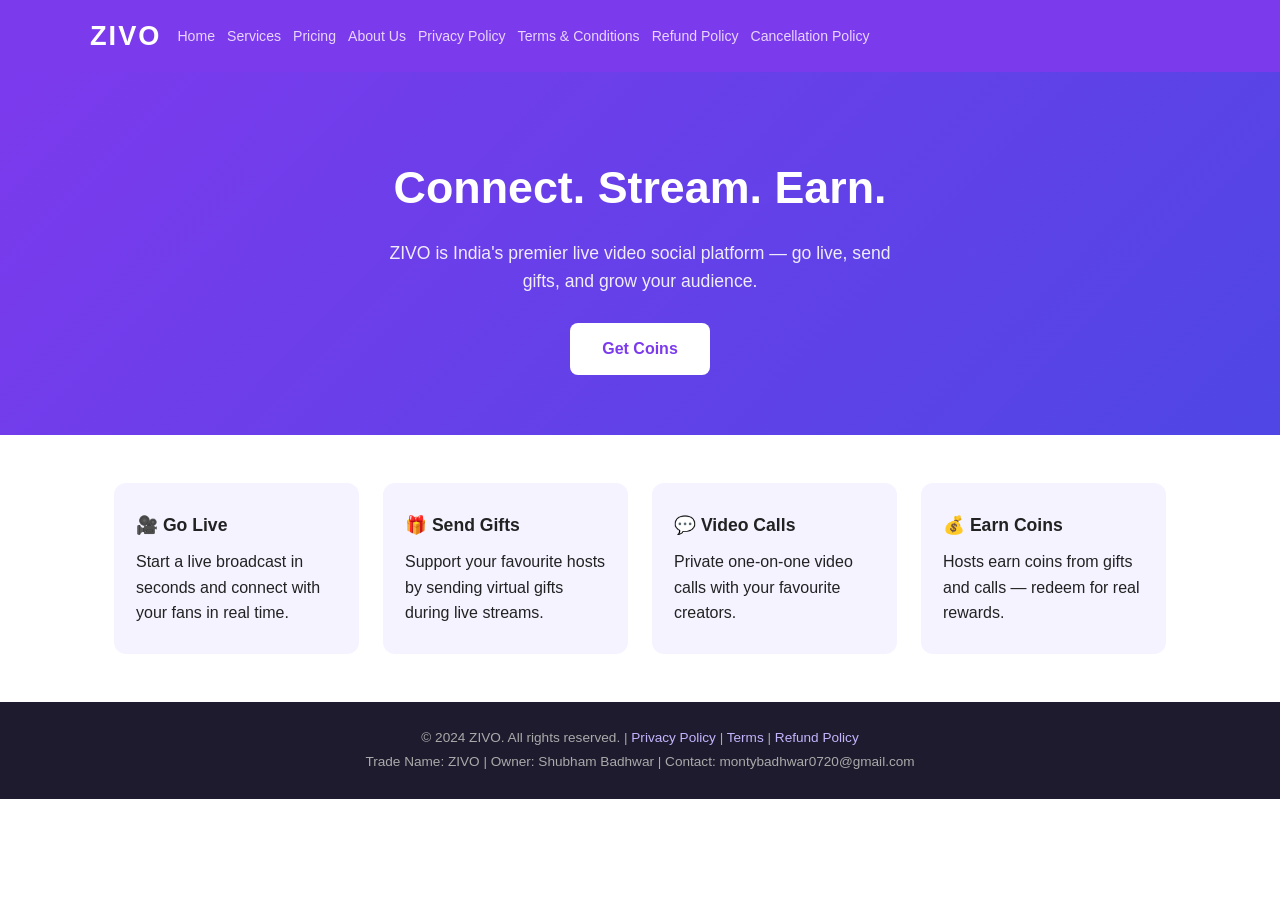
<file: index.html>
<!DOCTYPE html>
<html lang="en">
<head>
<meta charset="UTF-8">
<meta name="viewport" content="width=device-width, initial-scale=1.0">
<title>ZIVO – Live Video & Social App</title>
<link rel="stylesheet" href="style.css">
</head>
<body>
<header>
  <nav>
    <div class="logo">ZIVO</div>
    <ul>
      <li><a href="index.html">Home</a></li>
      <li><a href="services.html">Services</a></li>
      <li><a href="pricing.html">Pricing</a></li>
      <li><a href="about.html">About Us</a></li>
      <li><a href="privacy.html">Privacy Policy</a></li>
      <li><a href="terms.html">Terms &amp; Conditions</a></li>
      <li><a href="refund.html">Refund Policy</a></li>
      <li><a href="cancellation.html">Cancellation Policy</a></li>
    </ul>
  </nav>
</header>

<main>
  <section class="hero">
    <h1>Connect. Stream. Earn.</h1>
    <p>ZIVO is India's premier live video social platform — go live, send gifts, and grow your audience.</p>
    <a href="pricing.html" class="btn">Get Coins</a>
  </section>

  <section class="features">
    <div class="card">
      <h3>🎥 Go Live</h3>
      <p>Start a live broadcast in seconds and connect with your fans in real time.</p>
    </div>
    <div class="card">
      <h3>🎁 Send Gifts</h3>
      <p>Support your favourite hosts by sending virtual gifts during live streams.</p>
    </div>
    <div class="card">
      <h3>💬 Video Calls</h3>
      <p>Private one-on-one video calls with your favourite creators.</p>
    </div>
    <div class="card">
      <h3>💰 Earn Coins</h3>
      <p>Hosts earn coins from gifts and calls — redeem for real rewards.</p>
    </div>
  </section>
</main>

<footer>
  <p>&copy; 2024 ZIVO. All rights reserved. | <a href="privacy.html">Privacy Policy</a> | <a href="terms.html">Terms</a> | <a href="refund.html">Refund Policy</a></p>
  <p>Trade Name: ZIVO | Owner: Shubham Badhwar | Contact: montybadhwar0720@gmail.com</p>
</footer>
</body>
</html>
</file>
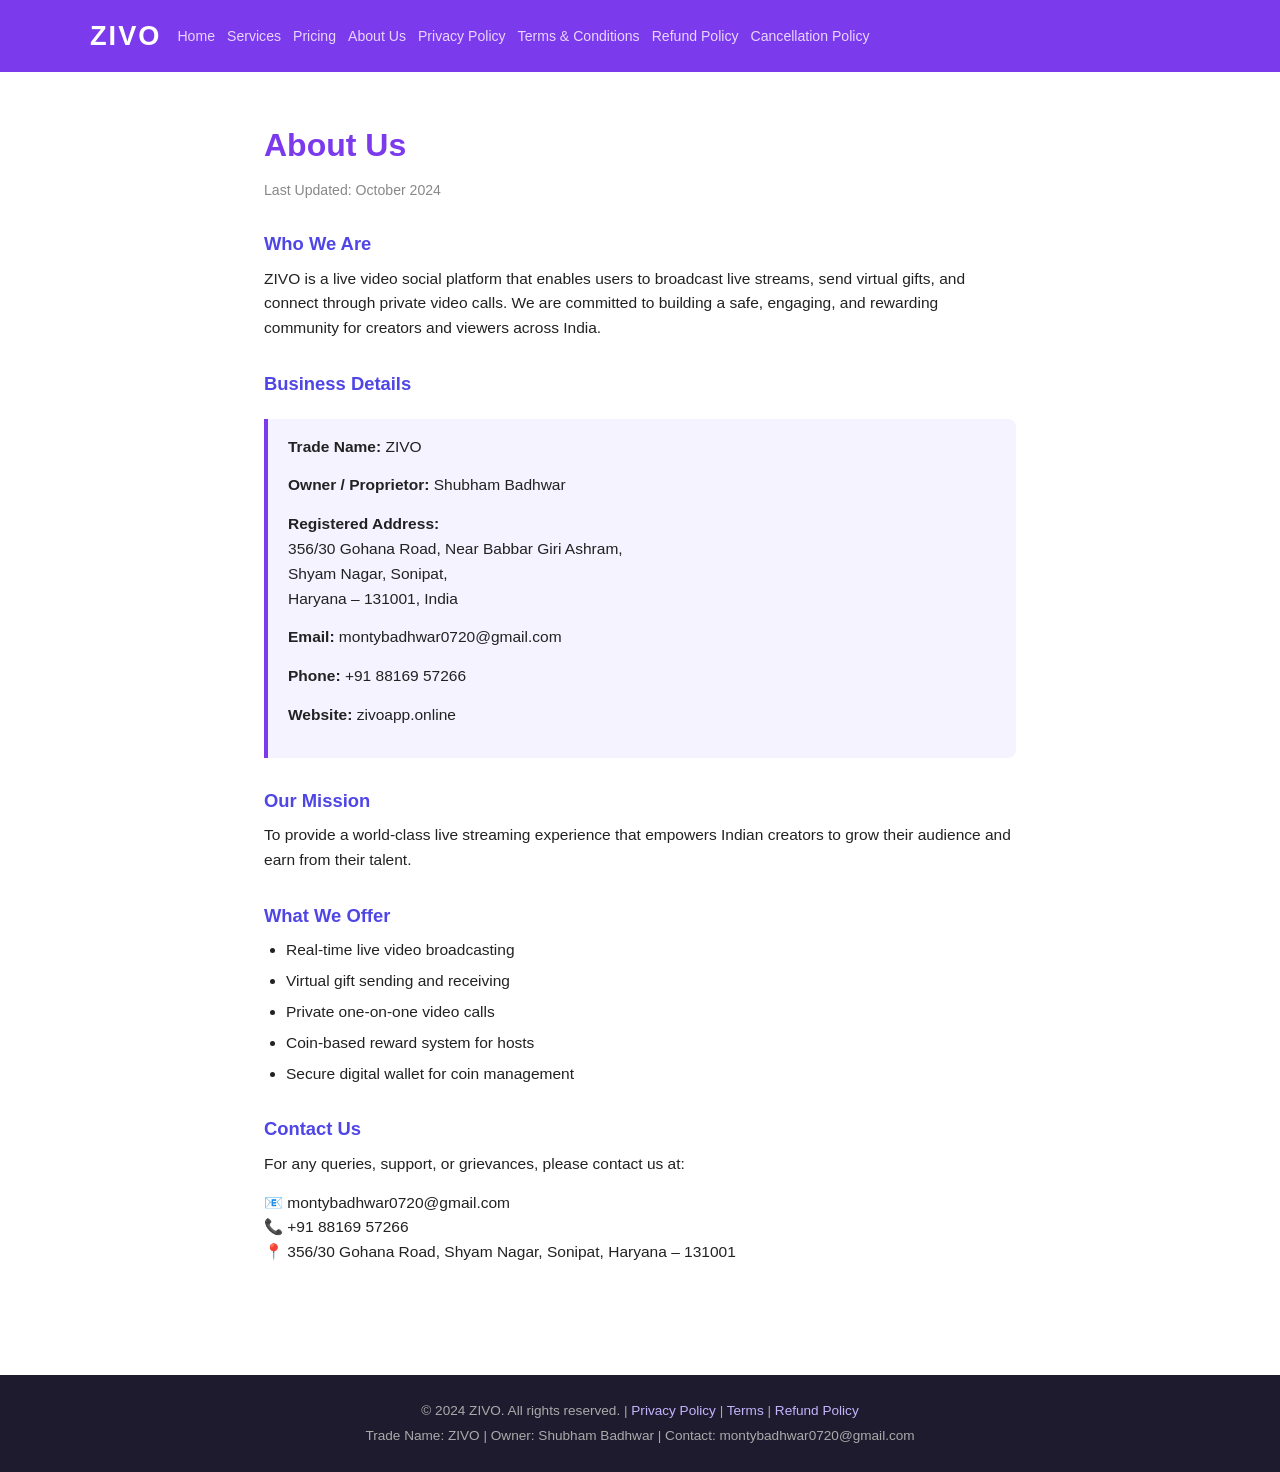
<file: about.html>
<!DOCTYPE html>
<html lang="en">
<head>
<meta charset="UTF-8">
<meta name="viewport" content="width=device-width, initial-scale=1.0">
<title>About Us – ZIVO</title>
<link rel="stylesheet" href="style.css">
</head>
<body>
<header>
  <nav>
    <div class="logo">ZIVO</div>
    <ul>
      <li><a href="index.html">Home</a></li>
      <li><a href="services.html">Services</a></li>
      <li><a href="pricing.html">Pricing</a></li>
      <li><a href="about.html">About Us</a></li>
      <li><a href="privacy.html">Privacy Policy</a></li>
      <li><a href="terms.html">Terms &amp; Conditions</a></li>
      <li><a href="refund.html">Refund Policy</a></li>
      <li><a href="cancellation.html">Cancellation Policy</a></li>
    </ul>
  </nav>
</header>

<div class="page">
  <h1>About Us</h1>
  <p class="updated">Last Updated: October 2024</p>

  <h2>Who We Are</h2>
  <p>ZIVO is a live video social platform that enables users to broadcast live streams, send virtual gifts, and connect through private video calls. We are committed to building a safe, engaging, and rewarding community for creators and viewers across India.</p>

  <h2>Business Details</h2>
  <div class="highlight-box">
    <p><strong>Trade Name:</strong> ZIVO</p>
    <p><strong>Owner / Proprietor:</strong> Shubham Badhwar</p>
    <p><strong>Registered Address:</strong><br>
    356/30 Gohana Road, Near Babbar Giri Ashram,<br>
    Shyam Nagar, Sonipat,<br>
    Haryana – 131001, India</p>
    <p><strong>Email:</strong> montybadhwar0720@gmail.com</p>
    <p><strong>Phone:</strong> +91 88169 57266</p>
    <p><strong>Website:</strong> zivoapp.online</p>
  </div>

  <h2>Our Mission</h2>
  <p>To provide a world-class live streaming experience that empowers Indian creators to grow their audience and earn from their talent.</p>

  <h2>What We Offer</h2>
  <ul>
    <li>Real-time live video broadcasting</li>
    <li>Virtual gift sending and receiving</li>
    <li>Private one-on-one video calls</li>
    <li>Coin-based reward system for hosts</li>
    <li>Secure digital wallet for coin management</li>
  </ul>

  <h2>Contact Us</h2>
  <p>For any queries, support, or grievances, please contact us at:</p>
  <p>📧 montybadhwar0720@gmail.com<br>
  📞 +91 88169 57266<br>
  📍 356/30 Gohana Road, Shyam Nagar, Sonipat, Haryana – 131001</p>
</div>

<footer>
  <p>&copy; 2024 ZIVO. All rights reserved. | <a href="privacy.html">Privacy Policy</a> | <a href="terms.html">Terms</a> | <a href="refund.html">Refund Policy</a></p>
  <p>Trade Name: ZIVO | Owner: Shubham Badhwar | Contact: montybadhwar0720@gmail.com</p>
</footer>
</body>
</html>
</file>
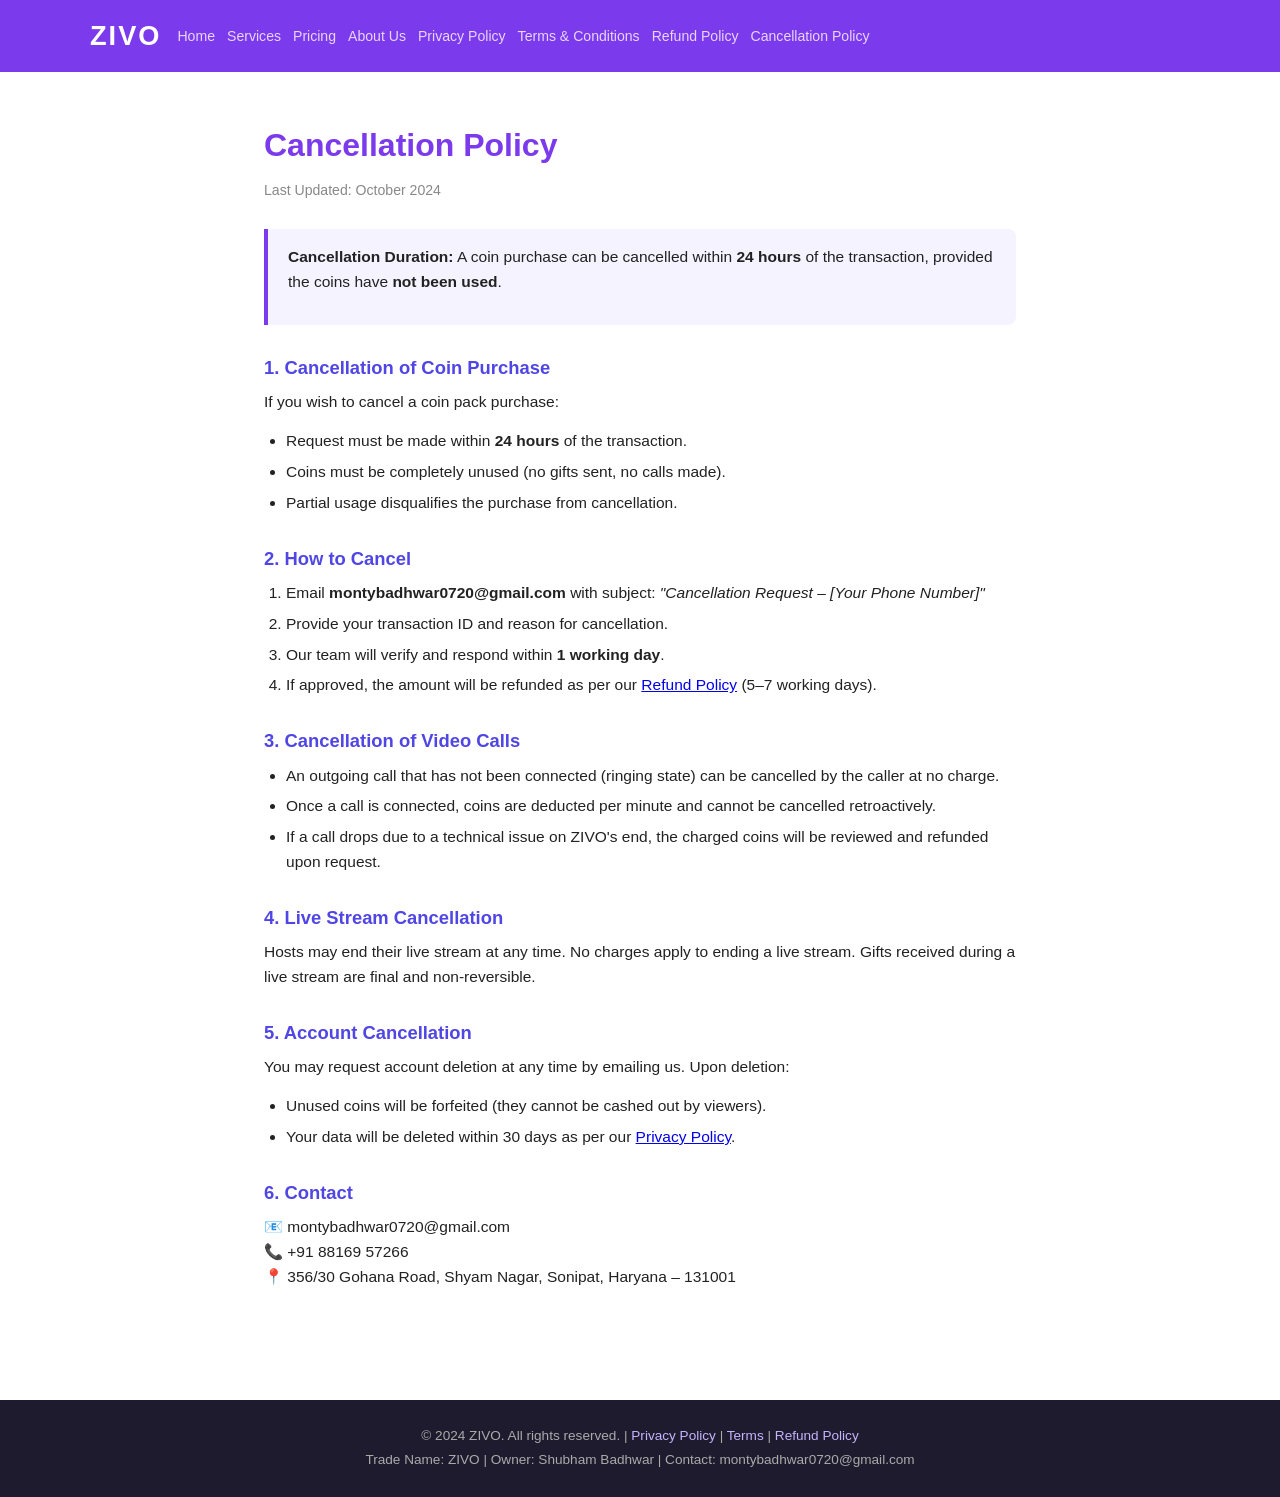
<file: cancellation.html>
<!DOCTYPE html>
<html lang="en">
<head>
<meta charset="UTF-8">
<meta name="viewport" content="width=device-width, initial-scale=1.0">
<title>Cancellation Policy – ZIVO</title>
<link rel="stylesheet" href="style.css">
</head>
<body>
<header>
  <nav>
    <div class="logo">ZIVO</div>
    <ul>
      <li><a href="index.html">Home</a></li>
      <li><a href="services.html">Services</a></li>
      <li><a href="pricing.html">Pricing</a></li>
      <li><a href="about.html">About Us</a></li>
      <li><a href="privacy.html">Privacy Policy</a></li>
      <li><a href="terms.html">Terms &amp; Conditions</a></li>
      <li><a href="refund.html">Refund Policy</a></li>
      <li><a href="cancellation.html">Cancellation Policy</a></li>
    </ul>
  </nav>
</header>

<div class="page">
  <h1>Cancellation Policy</h1>
  <p class="updated">Last Updated: October 2024</p>

  <div class="highlight-box">
    <p><strong>Cancellation Duration:</strong> A coin purchase can be cancelled within <strong>24 hours</strong> of the transaction, provided the coins have <strong>not been used</strong>.</p>
  </div>

  <h2>1. Cancellation of Coin Purchase</h2>
  <p>If you wish to cancel a coin pack purchase:</p>
  <ul>
    <li>Request must be made within <strong>24 hours</strong> of the transaction.</li>
    <li>Coins must be completely unused (no gifts sent, no calls made).</li>
    <li>Partial usage disqualifies the purchase from cancellation.</li>
  </ul>

  <h2>2. How to Cancel</h2>
  <ol>
    <li>Email <strong>montybadhwar0720@gmail.com</strong> with subject: <em>"Cancellation Request – [Your Phone Number]"</em></li>
    <li>Provide your transaction ID and reason for cancellation.</li>
    <li>Our team will verify and respond within <strong>1 working day</strong>.</li>
    <li>If approved, the amount will be refunded as per our <a href="refund.html">Refund Policy</a> (5–7 working days).</li>
  </ol>

  <h2>3. Cancellation of Video Calls</h2>
  <ul>
    <li>An outgoing call that has not been connected (ringing state) can be cancelled by the caller at no charge.</li>
    <li>Once a call is connected, coins are deducted per minute and cannot be cancelled retroactively.</li>
    <li>If a call drops due to a technical issue on ZIVO's end, the charged coins will be reviewed and refunded upon request.</li>
  </ul>

  <h2>4. Live Stream Cancellation</h2>
  <p>Hosts may end their live stream at any time. No charges apply to ending a live stream. Gifts received during a live stream are final and non-reversible.</p>

  <h2>5. Account Cancellation</h2>
  <p>You may request account deletion at any time by emailing us. Upon deletion:</p>
  <ul>
    <li>Unused coins will be forfeited (they cannot be cashed out by viewers).</li>
    <li>Your data will be deleted within 30 days as per our <a href="privacy.html">Privacy Policy</a>.</li>
  </ul>

  <h2>6. Contact</h2>
  <p>📧 montybadhwar0720@gmail.com<br>
  📞 +91 88169 57266<br>
  📍 356/30 Gohana Road, Shyam Nagar, Sonipat, Haryana – 131001</p>
</div>

<footer>
  <p>&copy; 2024 ZIVO. All rights reserved. | <a href="privacy.html">Privacy Policy</a> | <a href="terms.html">Terms</a> | <a href="refund.html">Refund Policy</a></p>
  <p>Trade Name: ZIVO | Owner: Shubham Badhwar | Contact: montybadhwar0720@gmail.com</p>
</footer>
</body>
</html>
</file>
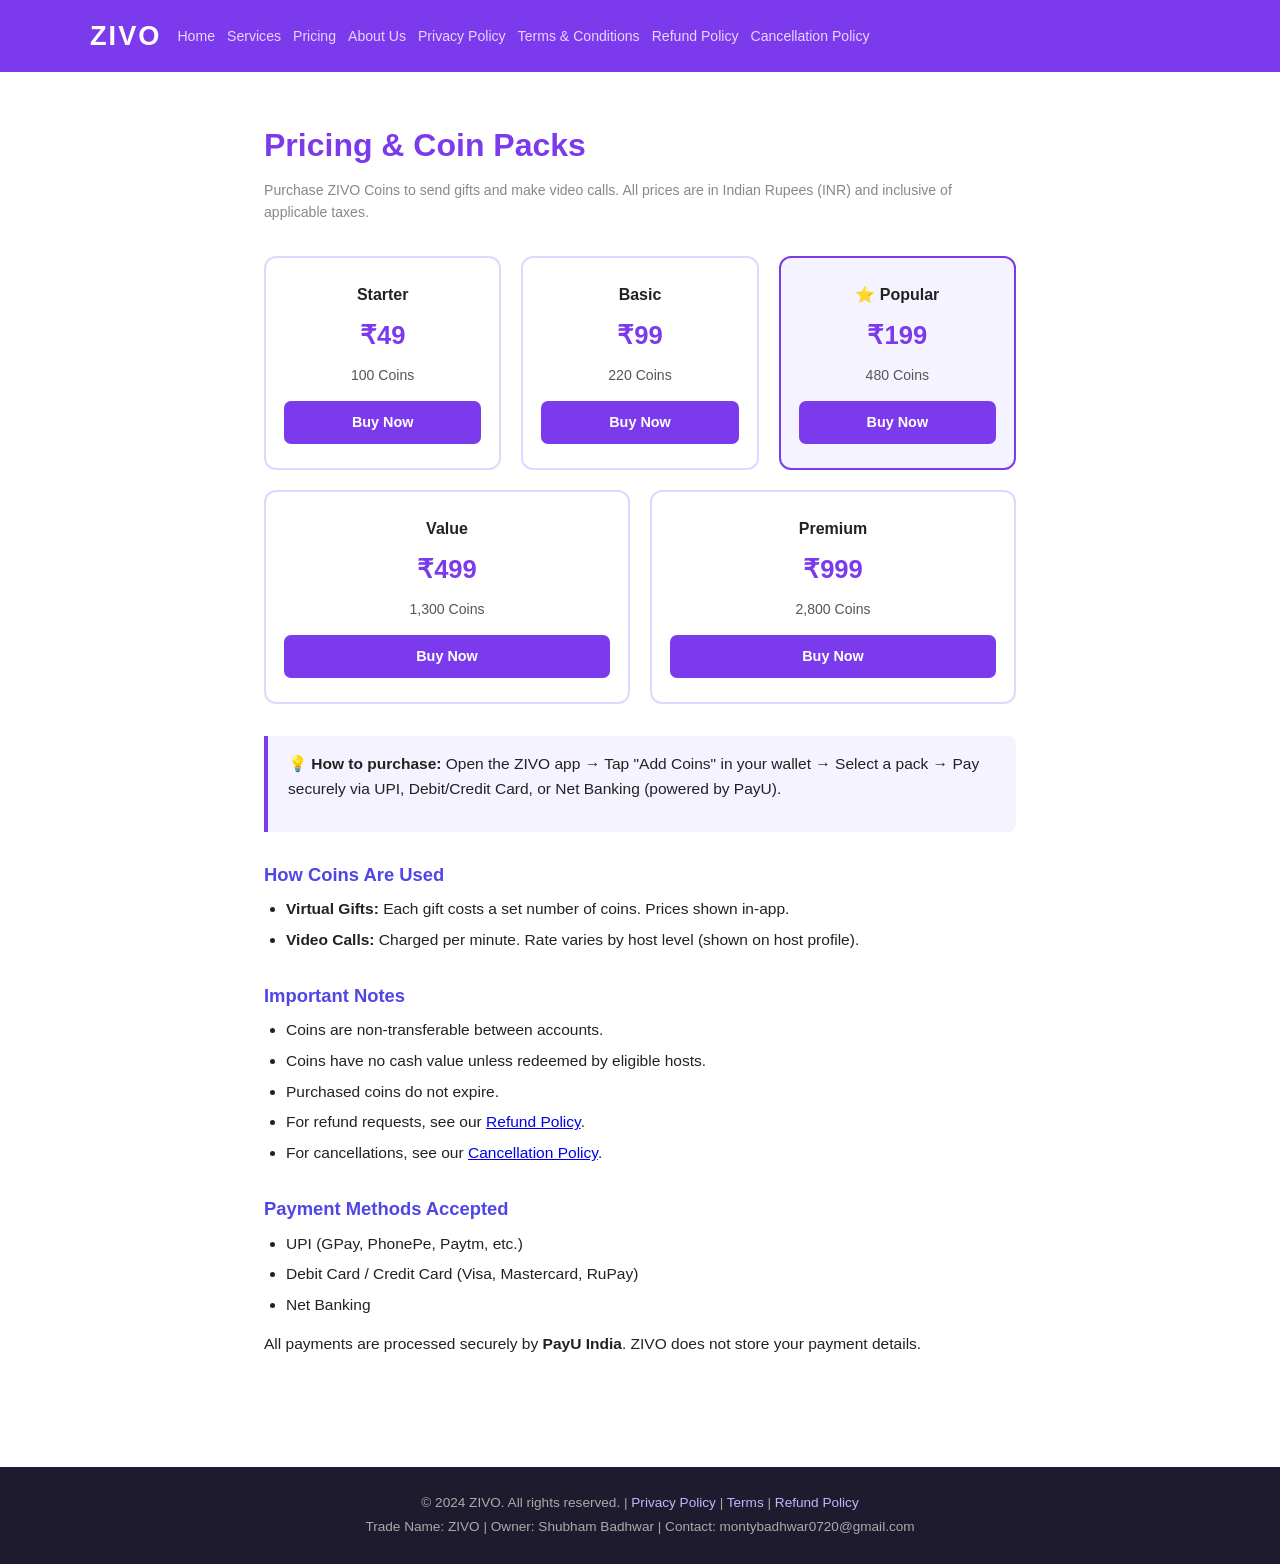
<file: pricing.html>
<!DOCTYPE html>
<html lang="en">
<head>
<meta charset="UTF-8">
<meta name="viewport" content="width=device-width, initial-scale=1.0">
<title>Pricing – ZIVO</title>
<link rel="stylesheet" href="style.css">
</head>
<body>
<header>
  <nav>
    <div class="logo">ZIVO</div>
    <ul>
      <li><a href="index.html">Home</a></li>
      <li><a href="services.html">Services</a></li>
      <li><a href="pricing.html">Pricing</a></li>
      <li><a href="about.html">About Us</a></li>
      <li><a href="privacy.html">Privacy Policy</a></li>
      <li><a href="terms.html">Terms &amp; Conditions</a></li>
      <li><a href="refund.html">Refund Policy</a></li>
      <li><a href="cancellation.html">Cancellation Policy</a></li>
    </ul>
  </nav>
</header>

<div class="page">
  <h1>Pricing & Coin Packs</h1>
  <p class="updated">Purchase ZIVO Coins to send gifts and make video calls. All prices are in Indian Rupees (INR) and inclusive of applicable taxes.</p>

  <div class="plans">
    <div class="plan">
      <h3>Starter</h3>
      <div class="price">₹49</div>
      <div class="coins">100 Coins</div>
      <a href="#buy" class="btn-plan">Buy Now</a>
    </div>
    <div class="plan">
      <h3>Basic</h3>
      <div class="price">₹99</div>
      <div class="coins">220 Coins</div>
      <a href="#buy" class="btn-plan">Buy Now</a>
    </div>
    <div class="plan popular">
      <h3>⭐ Popular</h3>
      <div class="price">₹199</div>
      <div class="coins">480 Coins</div>
      <a href="#buy" class="btn-plan">Buy Now</a>
    </div>
    <div class="plan">
      <h3>Value</h3>
      <div class="price">₹499</div>
      <div class="coins">1,300 Coins</div>
      <a href="#buy" class="btn-plan">Buy Now</a>
    </div>
    <div class="plan">
      <h3>Premium</h3>
      <div class="price">₹999</div>
      <div class="coins">2,800 Coins</div>
      <a href="#buy" class="btn-plan">Buy Now</a>
    </div>
  </div>

  <div class="highlight-box" id="buy">
    <p>💡 <strong>How to purchase:</strong> Open the ZIVO app → Tap "Add Coins" in your wallet → Select a pack → Pay securely via UPI, Debit/Credit Card, or Net Banking (powered by PayU).</p>
  </div>

  <h2>How Coins Are Used</h2>
  <ul>
    <li><strong>Virtual Gifts:</strong> Each gift costs a set number of coins. Prices shown in-app.</li>
    <li><strong>Video Calls:</strong> Charged per minute. Rate varies by host level (shown on host profile).</li>
  </ul>

  <h2>Important Notes</h2>
  <ul>
    <li>Coins are non-transferable between accounts.</li>
    <li>Coins have no cash value unless redeemed by eligible hosts.</li>
    <li>Purchased coins do not expire.</li>
    <li>For refund requests, see our <a href="refund.html">Refund Policy</a>.</li>
    <li>For cancellations, see our <a href="cancellation.html">Cancellation Policy</a>.</li>
  </ul>

  <h2>Payment Methods Accepted</h2>
  <ul>
    <li>UPI (GPay, PhonePe, Paytm, etc.)</li>
    <li>Debit Card / Credit Card (Visa, Mastercard, RuPay)</li>
    <li>Net Banking</li>
  </ul>
  <p>All payments are processed securely by <strong>PayU India</strong>. ZIVO does not store your payment details.</p>
</div>

<footer>
  <p>&copy; 2024 ZIVO. All rights reserved. | <a href="privacy.html">Privacy Policy</a> | <a href="terms.html">Terms</a> | <a href="refund.html">Refund Policy</a></p>
  <p>Trade Name: ZIVO | Owner: Shubham Badhwar | Contact: montybadhwar0720@gmail.com</p>
</footer>
</body>
</html>
</file>
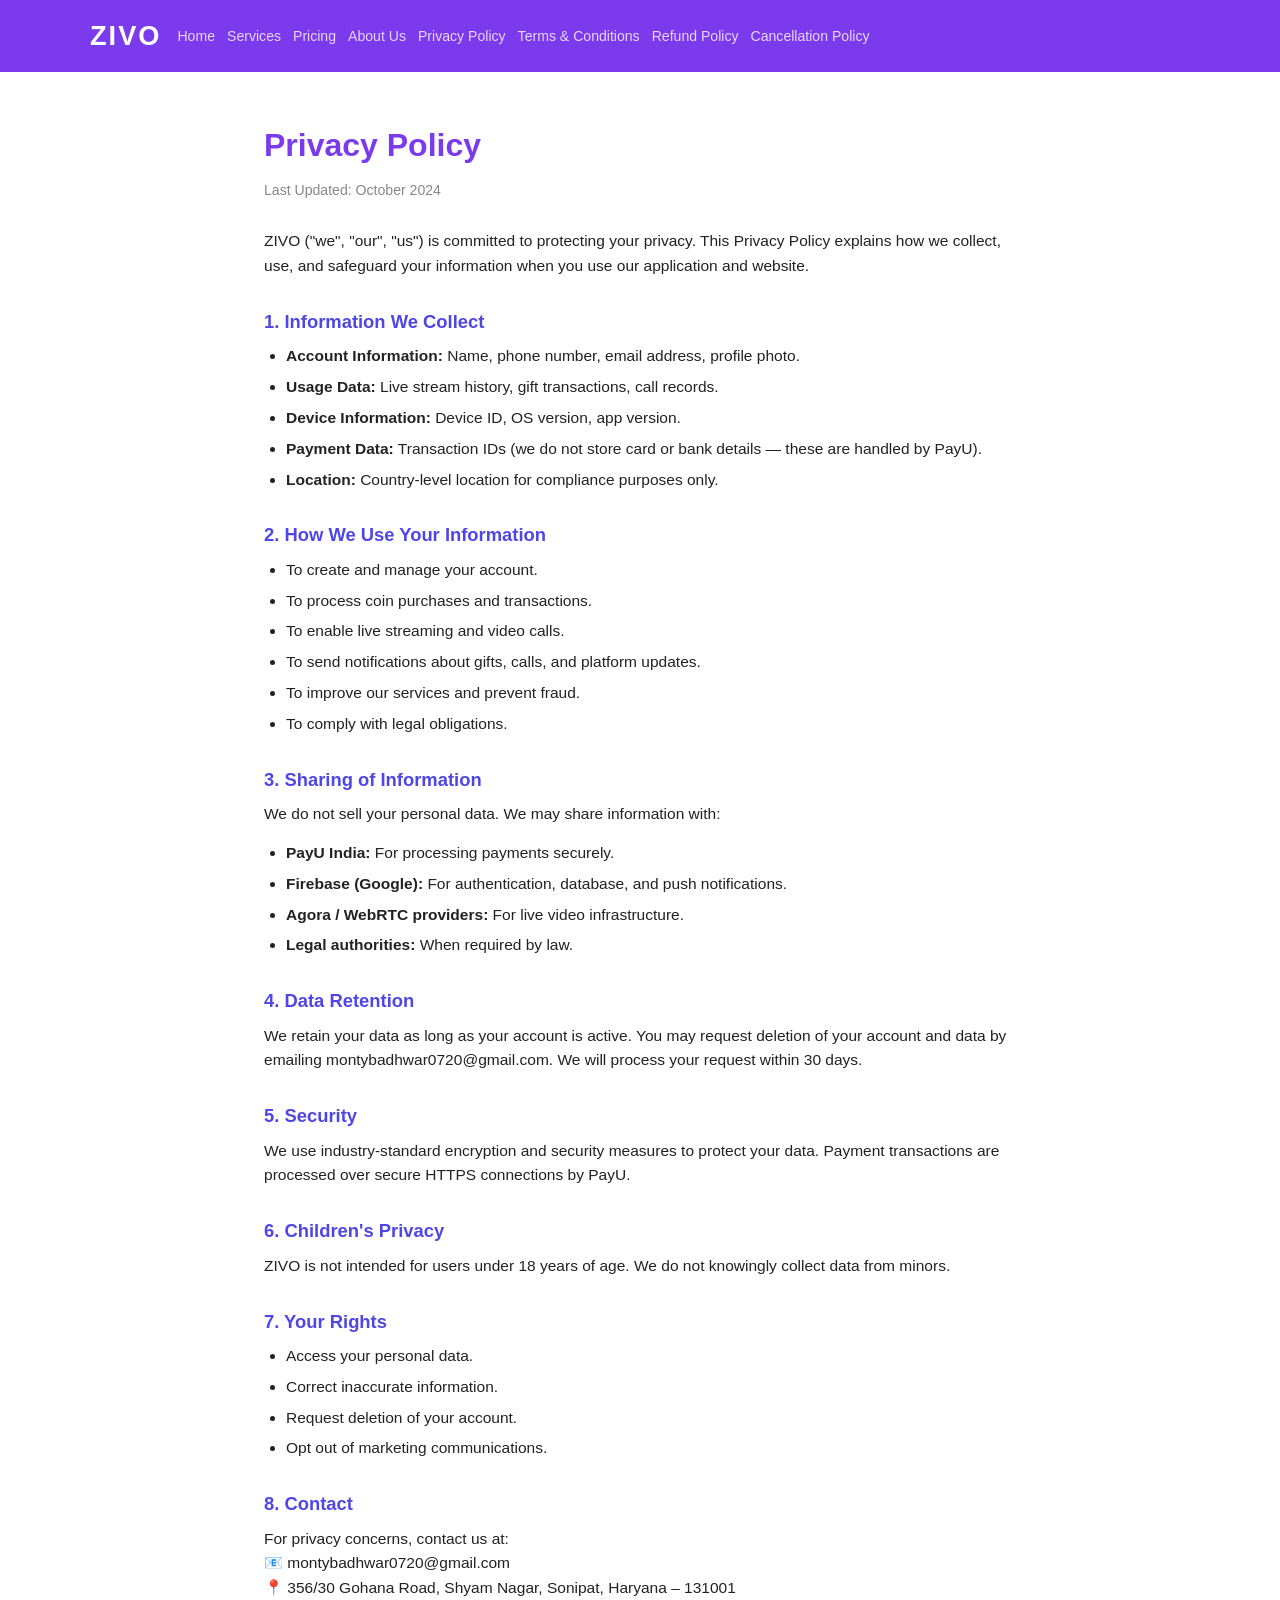
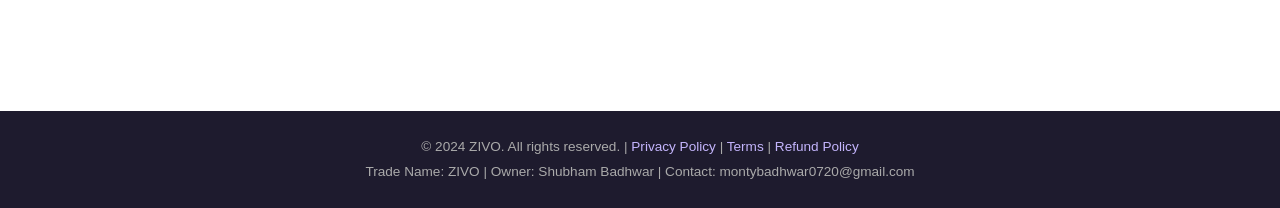
<file: privacy.html>
<!DOCTYPE html>
<html lang="en">
<head>
<meta charset="UTF-8">
<meta name="viewport" content="width=device-width, initial-scale=1.0">
<title>Privacy Policy – ZIVO</title>
<link rel="stylesheet" href="style.css">
</head>
<body>
<header>
  <nav>
    <div class="logo">ZIVO</div>
    <ul>
      <li><a href="index.html">Home</a></li>
      <li><a href="services.html">Services</a></li>
      <li><a href="pricing.html">Pricing</a></li>
      <li><a href="about.html">About Us</a></li>
      <li><a href="privacy.html">Privacy Policy</a></li>
      <li><a href="terms.html">Terms &amp; Conditions</a></li>
      <li><a href="refund.html">Refund Policy</a></li>
      <li><a href="cancellation.html">Cancellation Policy</a></li>
    </ul>
  </nav>
</header>

<div class="page">
  <h1>Privacy Policy</h1>
  <p class="updated">Last Updated: October 2024</p>

  <p>ZIVO ("we", "our", "us") is committed to protecting your privacy. This Privacy Policy explains how we collect, use, and safeguard your information when you use our application and website.</p>

  <h2>1. Information We Collect</h2>
  <ul>
    <li><strong>Account Information:</strong> Name, phone number, email address, profile photo.</li>
    <li><strong>Usage Data:</strong> Live stream history, gift transactions, call records.</li>
    <li><strong>Device Information:</strong> Device ID, OS version, app version.</li>
    <li><strong>Payment Data:</strong> Transaction IDs (we do not store card or bank details — these are handled by PayU).</li>
    <li><strong>Location:</strong> Country-level location for compliance purposes only.</li>
  </ul>

  <h2>2. How We Use Your Information</h2>
  <ul>
    <li>To create and manage your account.</li>
    <li>To process coin purchases and transactions.</li>
    <li>To enable live streaming and video calls.</li>
    <li>To send notifications about gifts, calls, and platform updates.</li>
    <li>To improve our services and prevent fraud.</li>
    <li>To comply with legal obligations.</li>
  </ul>

  <h2>3. Sharing of Information</h2>
  <p>We do not sell your personal data. We may share information with:</p>
  <ul>
    <li><strong>PayU India:</strong> For processing payments securely.</li>
    <li><strong>Firebase (Google):</strong> For authentication, database, and push notifications.</li>
    <li><strong>Agora / WebRTC providers:</strong> For live video infrastructure.</li>
    <li><strong>Legal authorities:</strong> When required by law.</li>
  </ul>

  <h2>4. Data Retention</h2>
  <p>We retain your data as long as your account is active. You may request deletion of your account and data by emailing montybadhwar0720@gmail.com. We will process your request within 30 days.</p>

  <h2>5. Security</h2>
  <p>We use industry-standard encryption and security measures to protect your data. Payment transactions are processed over secure HTTPS connections by PayU.</p>

  <h2>6. Children's Privacy</h2>
  <p>ZIVO is not intended for users under 18 years of age. We do not knowingly collect data from minors.</p>

  <h2>7. Your Rights</h2>
  <ul>
    <li>Access your personal data.</li>
    <li>Correct inaccurate information.</li>
    <li>Request deletion of your account.</li>
    <li>Opt out of marketing communications.</li>
  </ul>

  <h2>8. Contact</h2>
  <p>For privacy concerns, contact us at:<br>
  📧 montybadhwar0720@gmail.com<br>
  📍 356/30 Gohana Road, Shyam Nagar, Sonipat, Haryana – 131001</p>
</div>

<footer>
  <p>&copy; 2024 ZIVO. All rights reserved. | <a href="privacy.html">Privacy Policy</a> | <a href="terms.html">Terms</a> | <a href="refund.html">Refund Policy</a></p>
  <p>Trade Name: ZIVO | Owner: Shubham Badhwar | Contact: montybadhwar0720@gmail.com</p>
</footer>
</body>
</html>
</file>
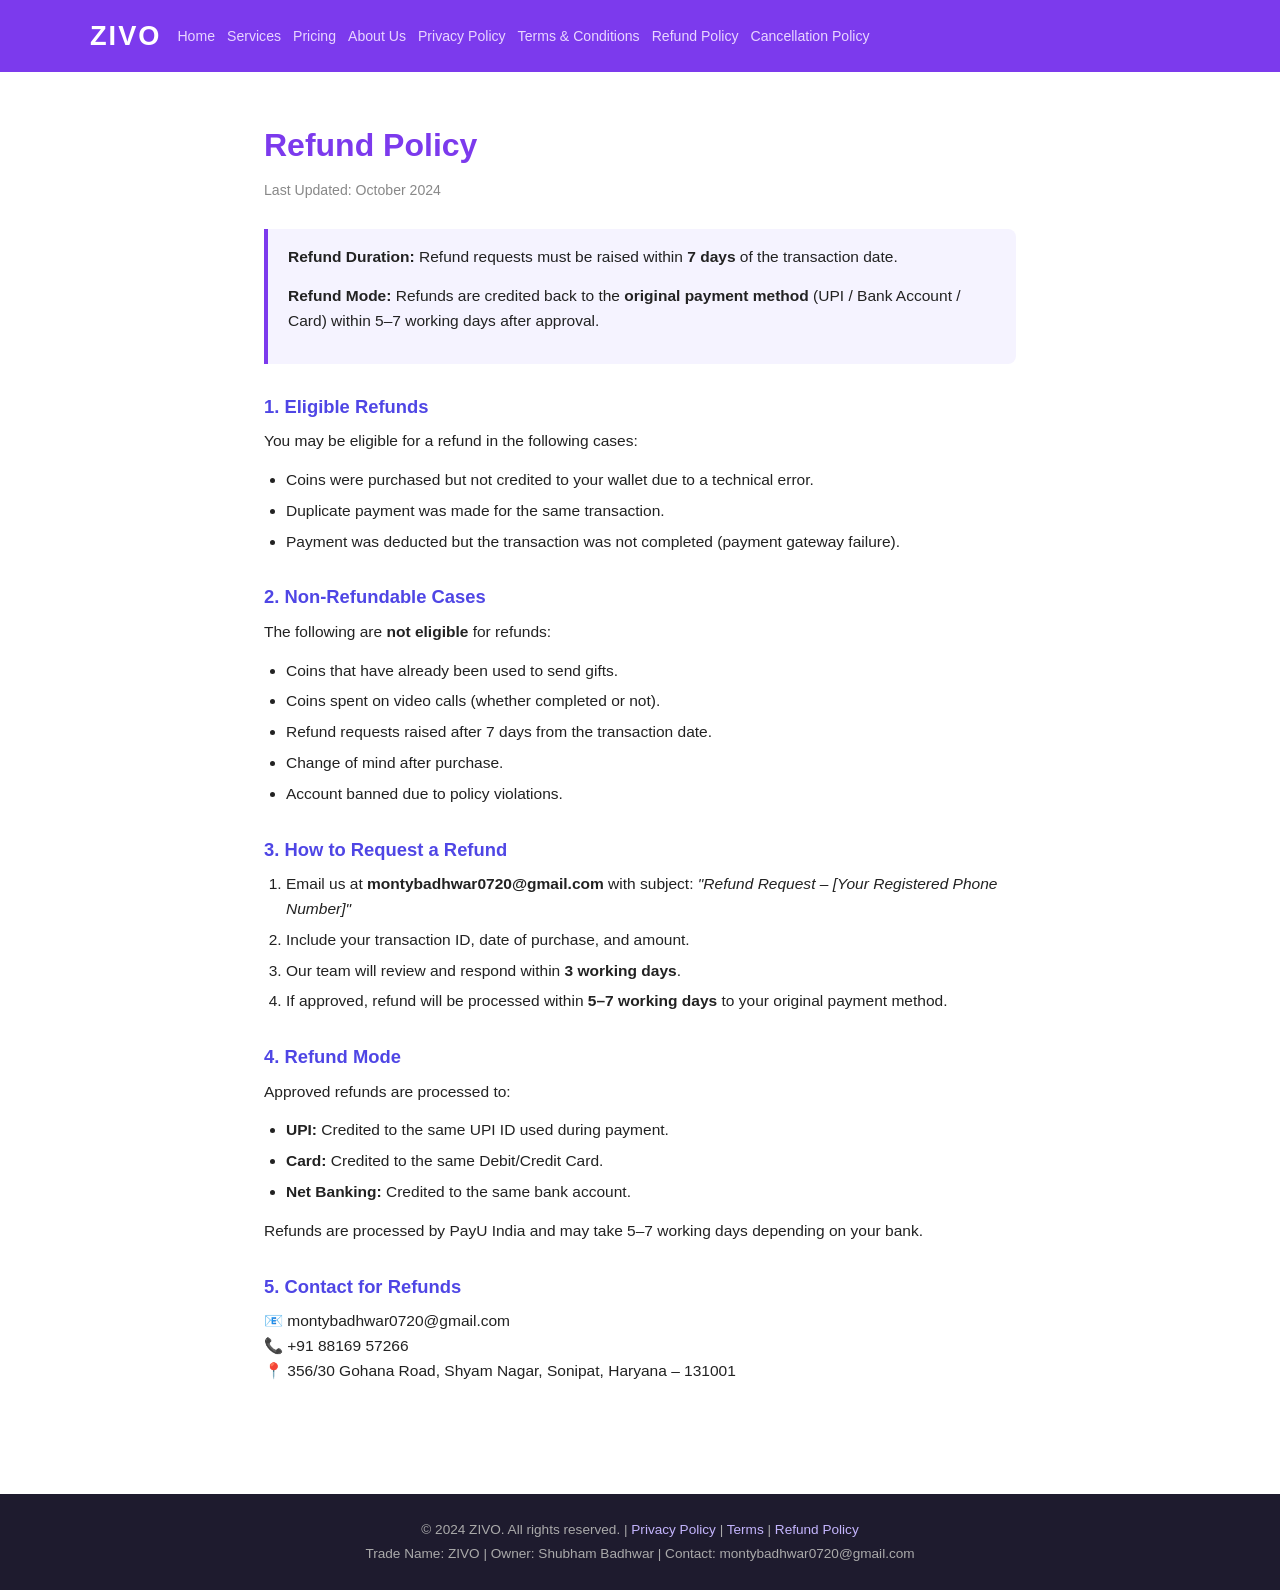
<file: refund.html>
<!DOCTYPE html>
<html lang="en">
<head>
<meta charset="UTF-8">
<meta name="viewport" content="width=device-width, initial-scale=1.0">
<title>Refund Policy – ZIVO</title>
<link rel="stylesheet" href="style.css">
</head>
<body>
<header>
  <nav>
    <div class="logo">ZIVO</div>
    <ul>
      <li><a href="index.html">Home</a></li>
      <li><a href="services.html">Services</a></li>
      <li><a href="pricing.html">Pricing</a></li>
      <li><a href="about.html">About Us</a></li>
      <li><a href="privacy.html">Privacy Policy</a></li>
      <li><a href="terms.html">Terms &amp; Conditions</a></li>
      <li><a href="refund.html">Refund Policy</a></li>
      <li><a href="cancellation.html">Cancellation Policy</a></li>
    </ul>
  </nav>
</header>

<div class="page">
  <h1>Refund Policy</h1>
  <p class="updated">Last Updated: October 2024</p>

  <div class="highlight-box">
    <p><strong>Refund Duration:</strong> Refund requests must be raised within <strong>7 days</strong> of the transaction date.</p>
    <p><strong>Refund Mode:</strong> Refunds are credited back to the <strong>original payment method</strong> (UPI / Bank Account / Card) within 5–7 working days after approval.</p>
  </div>

  <h2>1. Eligible Refunds</h2>
  <p>You may be eligible for a refund in the following cases:</p>
  <ul>
    <li>Coins were purchased but not credited to your wallet due to a technical error.</li>
    <li>Duplicate payment was made for the same transaction.</li>
    <li>Payment was deducted but the transaction was not completed (payment gateway failure).</li>
  </ul>

  <h2>2. Non-Refundable Cases</h2>
  <p>The following are <strong>not eligible</strong> for refunds:</p>
  <ul>
    <li>Coins that have already been used to send gifts.</li>
    <li>Coins spent on video calls (whether completed or not).</li>
    <li>Refund requests raised after 7 days from the transaction date.</li>
    <li>Change of mind after purchase.</li>
    <li>Account banned due to policy violations.</li>
  </ul>

  <h2>3. How to Request a Refund</h2>
  <ol>
    <li>Email us at <strong>montybadhwar0720@gmail.com</strong> with subject: <em>"Refund Request – [Your Registered Phone Number]"</em></li>
    <li>Include your transaction ID, date of purchase, and amount.</li>
    <li>Our team will review and respond within <strong>3 working days</strong>.</li>
    <li>If approved, refund will be processed within <strong>5–7 working days</strong> to your original payment method.</li>
  </ol>

  <h2>4. Refund Mode</h2>
  <p>Approved refunds are processed to:</p>
  <ul>
    <li><strong>UPI:</strong> Credited to the same UPI ID used during payment.</li>
    <li><strong>Card:</strong> Credited to the same Debit/Credit Card.</li>
    <li><strong>Net Banking:</strong> Credited to the same bank account.</li>
  </ul>
  <p>Refunds are processed by PayU India and may take 5–7 working days depending on your bank.</p>

  <h2>5. Contact for Refunds</h2>
  <p>📧 montybadhwar0720@gmail.com<br>
  📞 +91 88169 57266<br>
  📍 356/30 Gohana Road, Shyam Nagar, Sonipat, Haryana – 131001</p>
</div>

<footer>
  <p>&copy; 2024 ZIVO. All rights reserved. | <a href="privacy.html">Privacy Policy</a> | <a href="terms.html">Terms</a> | <a href="refund.html">Refund Policy</a></p>
  <p>Trade Name: ZIVO | Owner: Shubham Badhwar | Contact: montybadhwar0720@gmail.com</p>
</footer>
</body>
</html>
</file>
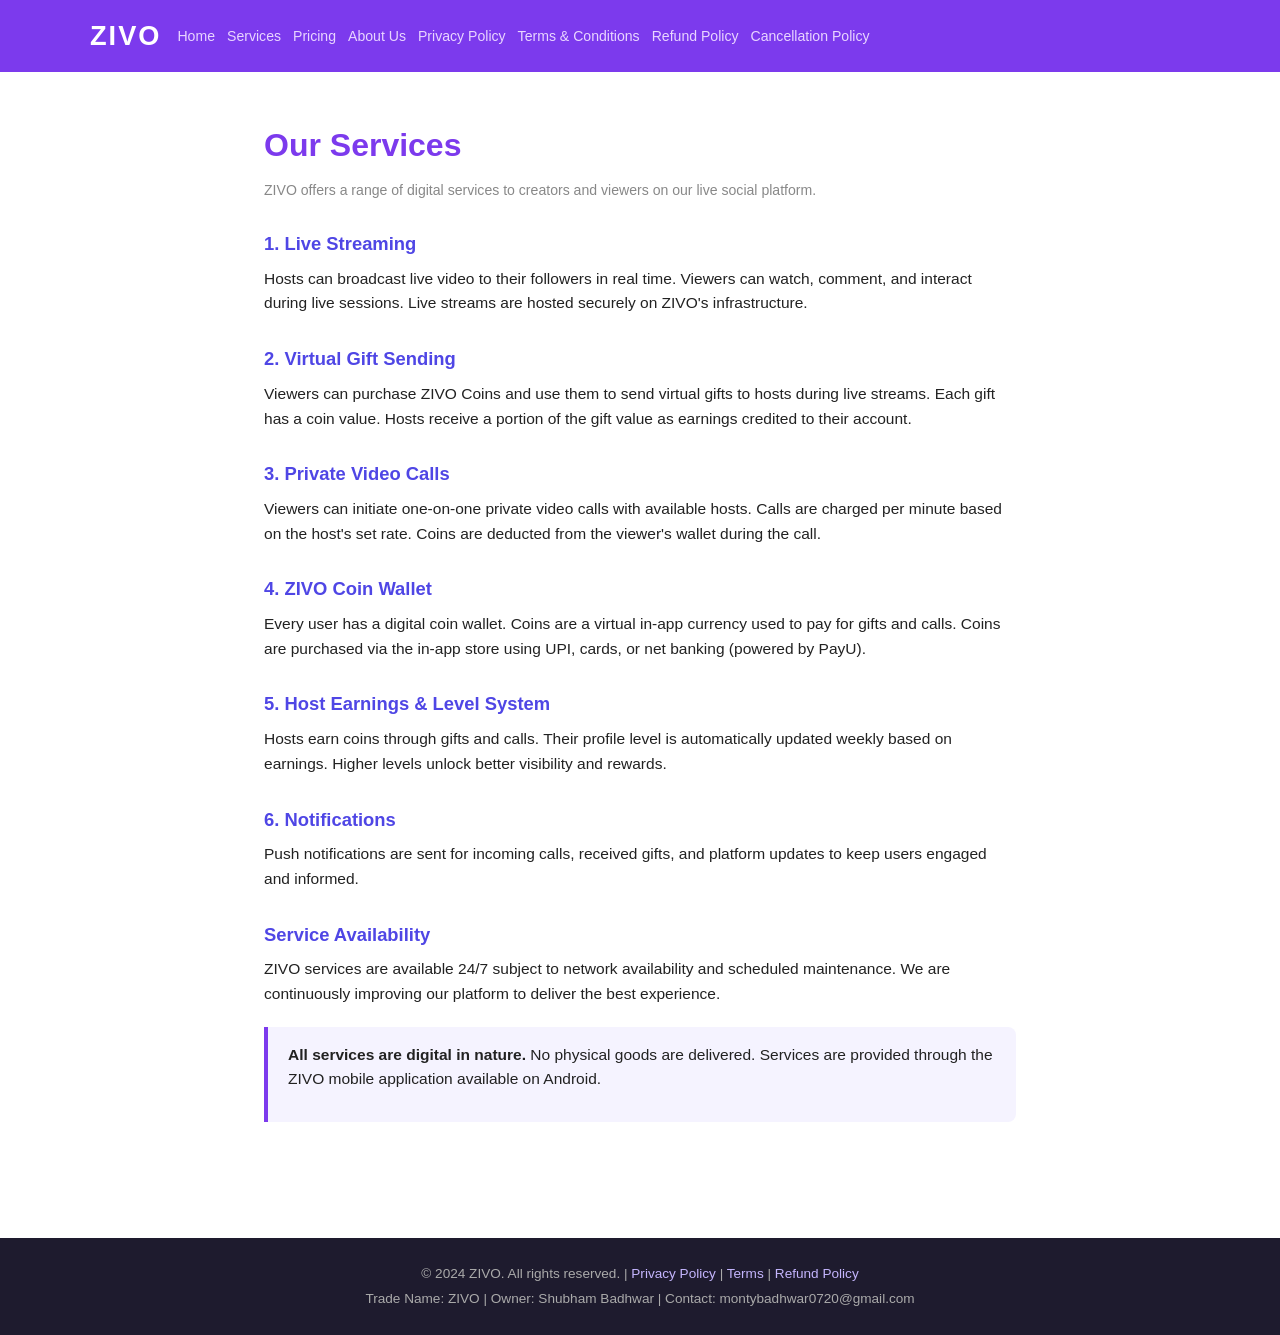
<file: services.html>
<!DOCTYPE html>
<html lang="en">
<head>
<meta charset="UTF-8">
<meta name="viewport" content="width=device-width, initial-scale=1.0">
<title>Services – ZIVO</title>
<link rel="stylesheet" href="style.css">
</head>
<body>
<header>
  <nav>
    <div class="logo">ZIVO</div>
    <ul>
      <li><a href="index.html">Home</a></li>
      <li><a href="services.html">Services</a></li>
      <li><a href="pricing.html">Pricing</a></li>
      <li><a href="about.html">About Us</a></li>
      <li><a href="privacy.html">Privacy Policy</a></li>
      <li><a href="terms.html">Terms &amp; Conditions</a></li>
      <li><a href="refund.html">Refund Policy</a></li>
      <li><a href="cancellation.html">Cancellation Policy</a></li>
    </ul>
  </nav>
</header>

<div class="page">
  <h1>Our Services</h1>
  <p class="updated">ZIVO offers a range of digital services to creators and viewers on our live social platform.</p>

  <h2>1. Live Streaming</h2>
  <p>Hosts can broadcast live video to their followers in real time. Viewers can watch, comment, and interact during live sessions. Live streams are hosted securely on ZIVO's infrastructure.</p>

  <h2>2. Virtual Gift Sending</h2>
  <p>Viewers can purchase ZIVO Coins and use them to send virtual gifts to hosts during live streams. Each gift has a coin value. Hosts receive a portion of the gift value as earnings credited to their account.</p>

  <h2>3. Private Video Calls</h2>
  <p>Viewers can initiate one-on-one private video calls with available hosts. Calls are charged per minute based on the host's set rate. Coins are deducted from the viewer's wallet during the call.</p>

  <h2>4. ZIVO Coin Wallet</h2>
  <p>Every user has a digital coin wallet. Coins are a virtual in-app currency used to pay for gifts and calls. Coins are purchased via the in-app store using UPI, cards, or net banking (powered by PayU).</p>

  <h2>5. Host Earnings & Level System</h2>
  <p>Hosts earn coins through gifts and calls. Their profile level is automatically updated weekly based on earnings. Higher levels unlock better visibility and rewards.</p>

  <h2>6. Notifications</h2>
  <p>Push notifications are sent for incoming calls, received gifts, and platform updates to keep users engaged and informed.</p>

  <h2>Service Availability</h2>
  <p>ZIVO services are available 24/7 subject to network availability and scheduled maintenance. We are continuously improving our platform to deliver the best experience.</p>

  <div class="highlight-box">
    <p><strong>All services are digital in nature.</strong> No physical goods are delivered. Services are provided through the ZIVO mobile application available on Android.</p>
  </div>
</div>

<footer>
  <p>&copy; 2024 ZIVO. All rights reserved. | <a href="privacy.html">Privacy Policy</a> | <a href="terms.html">Terms</a> | <a href="refund.html">Refund Policy</a></p>
  <p>Trade Name: ZIVO | Owner: Shubham Badhwar | Contact: montybadhwar0720@gmail.com</p>
</footer>
</body>
</html>
</file>
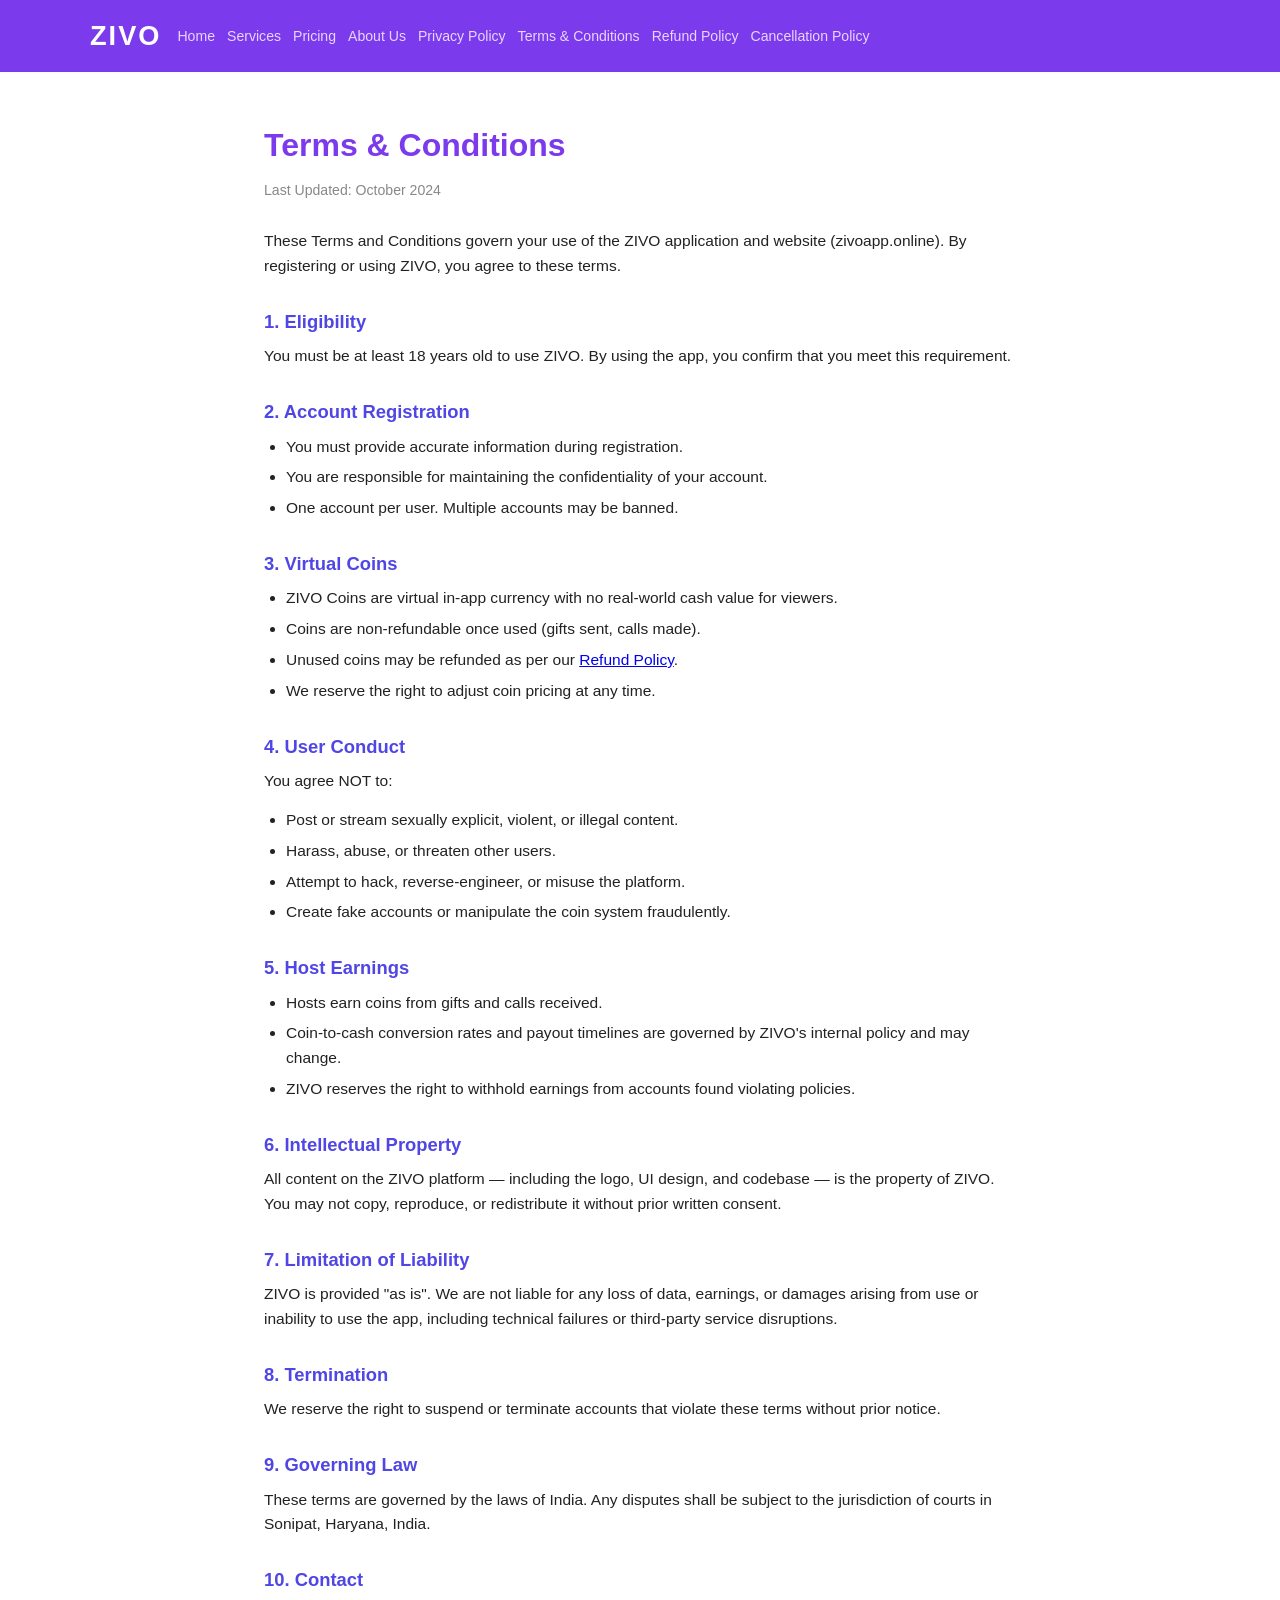
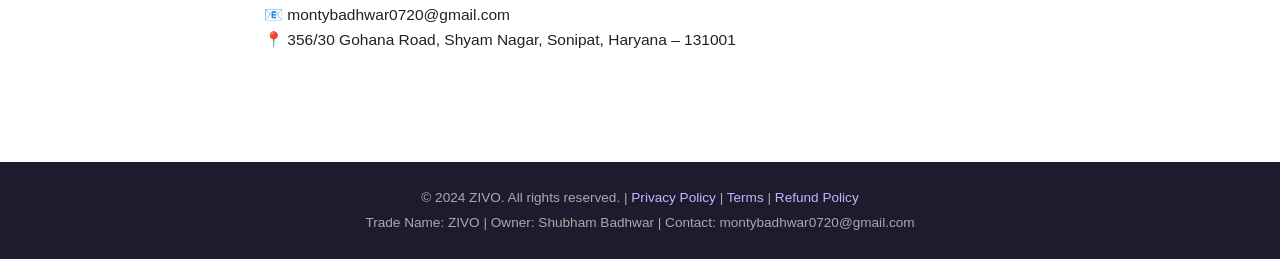
<file: terms.html>
<!DOCTYPE html>
<html lang="en">
<head>
<meta charset="UTF-8">
<meta name="viewport" content="width=device-width, initial-scale=1.0">
<title>Terms &amp; Conditions – ZIVO</title>
<link rel="stylesheet" href="style.css">
</head>
<body>
<header>
  <nav>
    <div class="logo">ZIVO</div>
    <ul>
      <li><a href="index.html">Home</a></li>
      <li><a href="services.html">Services</a></li>
      <li><a href="pricing.html">Pricing</a></li>
      <li><a href="about.html">About Us</a></li>
      <li><a href="privacy.html">Privacy Policy</a></li>
      <li><a href="terms.html">Terms &amp; Conditions</a></li>
      <li><a href="refund.html">Refund Policy</a></li>
      <li><a href="cancellation.html">Cancellation Policy</a></li>
    </ul>
  </nav>
</header>

<div class="page">
  <h1>Terms &amp; Conditions</h1>
  <p class="updated">Last Updated: October 2024</p>

  <p>These Terms and Conditions govern your use of the ZIVO application and website (zivoapp.online). By registering or using ZIVO, you agree to these terms.</p>

  <h2>1. Eligibility</h2>
  <p>You must be at least 18 years old to use ZIVO. By using the app, you confirm that you meet this requirement.</p>

  <h2>2. Account Registration</h2>
  <ul>
    <li>You must provide accurate information during registration.</li>
    <li>You are responsible for maintaining the confidentiality of your account.</li>
    <li>One account per user. Multiple accounts may be banned.</li>
  </ul>

  <h2>3. Virtual Coins</h2>
  <ul>
    <li>ZIVO Coins are virtual in-app currency with no real-world cash value for viewers.</li>
    <li>Coins are non-refundable once used (gifts sent, calls made).</li>
    <li>Unused coins may be refunded as per our <a href="refund.html">Refund Policy</a>.</li>
    <li>We reserve the right to adjust coin pricing at any time.</li>
  </ul>

  <h2>4. User Conduct</h2>
  <p>You agree NOT to:</p>
  <ul>
    <li>Post or stream sexually explicit, violent, or illegal content.</li>
    <li>Harass, abuse, or threaten other users.</li>
    <li>Attempt to hack, reverse-engineer, or misuse the platform.</li>
    <li>Create fake accounts or manipulate the coin system fraudulently.</li>
  </ul>

  <h2>5. Host Earnings</h2>
  <ul>
    <li>Hosts earn coins from gifts and calls received.</li>
    <li>Coin-to-cash conversion rates and payout timelines are governed by ZIVO's internal policy and may change.</li>
    <li>ZIVO reserves the right to withhold earnings from accounts found violating policies.</li>
  </ul>

  <h2>6. Intellectual Property</h2>
  <p>All content on the ZIVO platform — including the logo, UI design, and codebase — is the property of ZIVO. You may not copy, reproduce, or redistribute it without prior written consent.</p>

  <h2>7. Limitation of Liability</h2>
  <p>ZIVO is provided "as is". We are not liable for any loss of data, earnings, or damages arising from use or inability to use the app, including technical failures or third-party service disruptions.</p>

  <h2>8. Termination</h2>
  <p>We reserve the right to suspend or terminate accounts that violate these terms without prior notice.</p>

  <h2>9. Governing Law</h2>
  <p>These terms are governed by the laws of India. Any disputes shall be subject to the jurisdiction of courts in Sonipat, Haryana, India.</p>

  <h2>10. Contact</h2>
  <p>📧 montybadhwar0720@gmail.com<br>
  📍 356/30 Gohana Road, Shyam Nagar, Sonipat, Haryana – 131001</p>
</div>

<footer>
  <p>&copy; 2024 ZIVO. All rights reserved. | <a href="privacy.html">Privacy Policy</a> | <a href="terms.html">Terms</a> | <a href="refund.html">Refund Policy</a></p>
  <p>Trade Name: ZIVO | Owner: Shubham Badhwar | Contact: montybadhwar0720@gmail.com</p>
</footer>
</body>
</html>
</file>
<file: style.css>
* { box-sizing: border-box; margin: 0; padding: 0; }
body { font-family: 'Segoe UI', Arial, sans-serif; color: #222; background: #fff; line-height: 1.6; }

/* NAV */
header { background: #7c3aed; color: #fff; padding: 0 24px; }
nav { display: flex; align-items: center; flex-wrap: wrap; gap: 16px; max-width: 1100px; margin: 0 auto; padding: 14px 0; }
.logo { font-size: 1.7rem; font-weight: 900; letter-spacing: 2px; color: #fff; flex-shrink: 0; }
nav ul { list-style: none; display: flex; flex-wrap: wrap; gap: 12px; }
nav ul li a { color: #e9d5ff; text-decoration: none; font-size: 0.88rem; transition: color .2s; }
nav ul li a:hover { color: #fff; }

/* HERO */
.hero { background: linear-gradient(135deg, #7c3aed 0%, #4f46e5 100%); color: #fff; text-align: center; padding: 80px 24px 60px; }
.hero h1 { font-size: 2.8rem; font-weight: 900; margin-bottom: 16px; }
.hero p { font-size: 1.1rem; max-width: 520px; margin: 0 auto 28px; opacity: .9; }
.btn { display: inline-block; background: #fff; color: #7c3aed; font-weight: 700; padding: 13px 32px; border-radius: 8px; text-decoration: none; font-size: 1rem; transition: background .2s; }
.btn:hover { background: #e9d5ff; }

/* FEATURES */
.features { display: flex; flex-wrap: wrap; gap: 24px; max-width: 1100px; margin: 48px auto; padding: 0 24px; }
.card { flex: 1 1 220px; background: #f5f3ff; border-radius: 12px; padding: 28px 22px; }
.card h3 { font-size: 1.1rem; margin-bottom: 10px; }

/* PAGE CONTENT */
.page { max-width: 800px; margin: 48px auto; padding: 0 24px 48px; }
.page h1 { font-size: 2rem; font-weight: 800; color: #7c3aed; margin-bottom: 8px; }
.page .updated { color: #888; font-size: .88rem; margin-bottom: 28px; }
.page h2 { font-size: 1.15rem; font-weight: 700; margin: 28px 0 8px; color: #4f46e5; }
.page p, .page ul, .page ol { margin-bottom: 14px; font-size: .97rem; }
.page ul, .page ol { padding-left: 22px; }
.page li { margin-bottom: 6px; }
.highlight-box { background: #f5f3ff; border-left: 4px solid #7c3aed; padding: 16px 20px; border-radius: 0 8px 8px 0; margin: 20px 0; }

/* PRICING */
.plans { display: flex; flex-wrap: wrap; gap: 20px; margin: 32px 0; }
.plan { flex: 1 1 180px; border: 2px solid #e0d7ff; border-radius: 12px; padding: 24px 18px; text-align: center; }
.plan.popular { border-color: #7c3aed; background: #f5f3ff; }
.plan h3 { font-size: 1rem; font-weight: 700; margin-bottom: 6px; }
.plan .price { font-size: 1.6rem; font-weight: 900; color: #7c3aed; margin: 8px 0; }
.plan .coins { font-size: .88rem; color: #555; margin-bottom: 14px; }
.plan a.btn-plan { display: block; background: #7c3aed; color: #fff; text-decoration: none; padding: 10px; border-radius: 7px; font-weight: 700; font-size: .9rem; transition: background .2s; }
.plan a.btn-plan:hover { background: #6d28d9; }

/* FOOTER */
footer { background: #1e1b2e; color: #aaa; text-align: center; padding: 24px 16px; font-size: .85rem; line-height: 1.8; }
footer a { color: #c4b5fd; text-decoration: none; }

@media (max-width: 600px) {
  .hero h1 { font-size: 1.9rem; }
  nav ul { gap: 8px; }
  nav ul li a { font-size: .8rem; }
}
</file>
